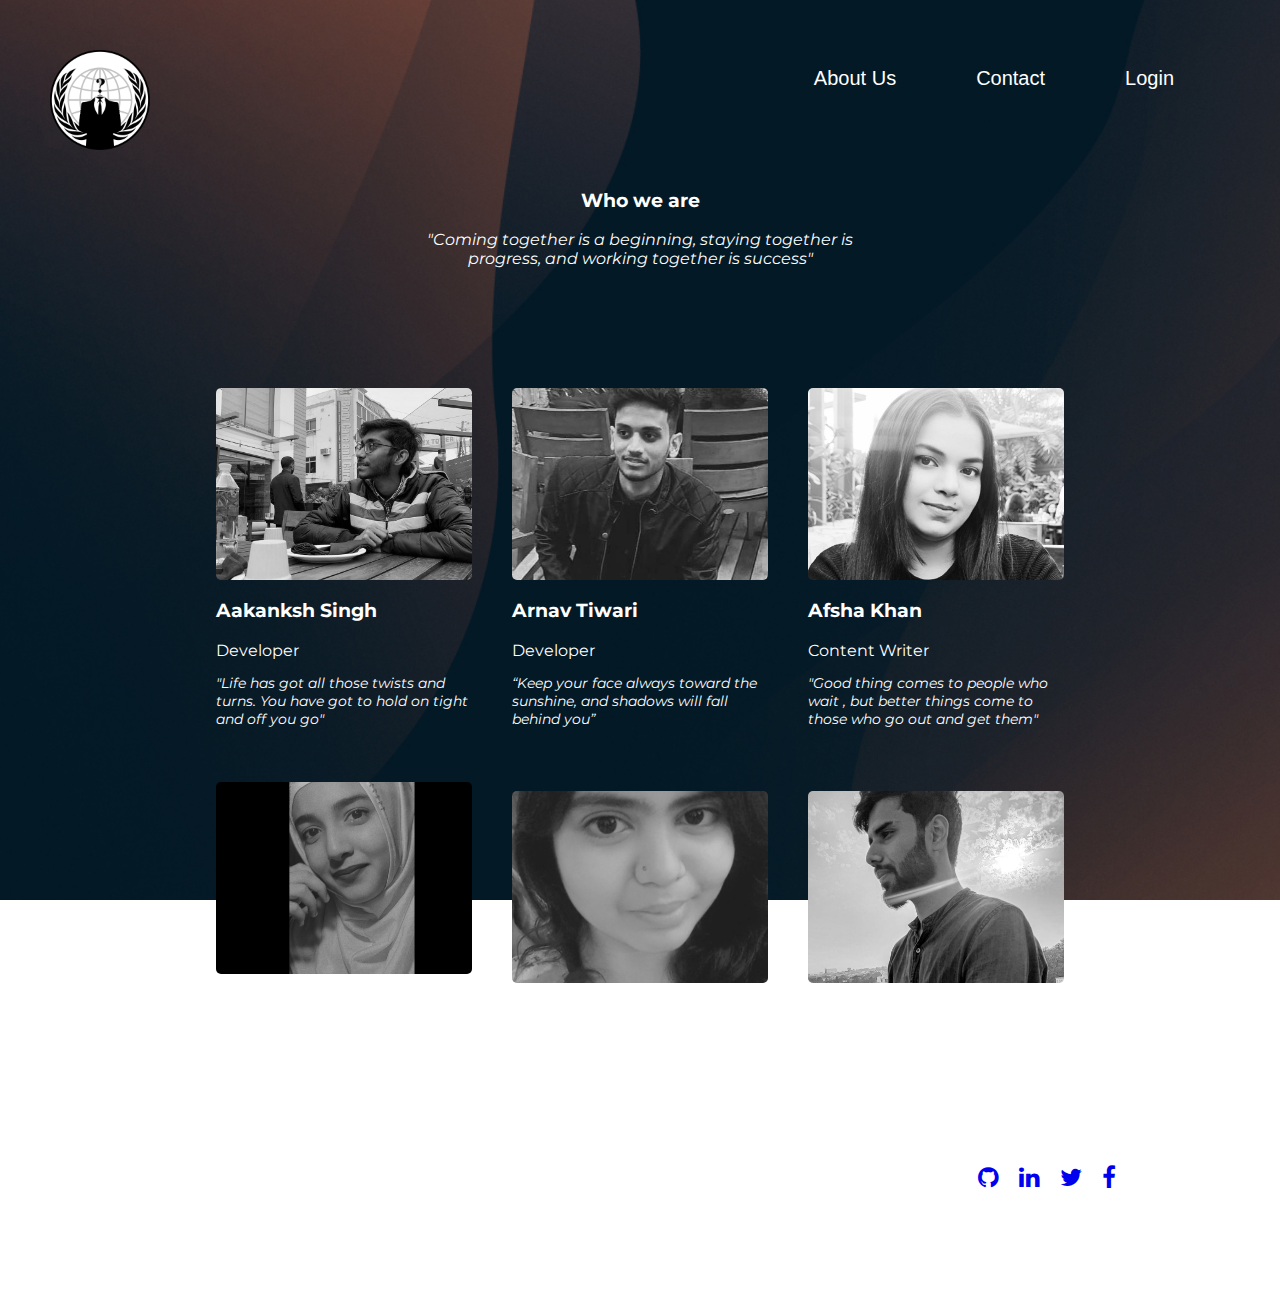
<file: Index.html>
<!DOCTYPE html>
<html>
<head>
	<title>about US UI</title>
	<link rel="stylesheet" type="text/css" href="style.css">
	<link href="https://fonts.googleapis.com/css?family=Dancing+Script|Indie+Flower|Montserrat|Quicksand&display=swap" rel="stylesheet">
	<link rel="stylesheet" href="https://cdnjs.cloudflare.com/ajax/libs/font-awesome/4.7.0/css/font-awesome.min.css">
</head>
<body>
			<div class="full-page">
				<div class="navbar">
					<div>
						<a href='website.html'></a>
					</div>
					<nav>
						<img src="image3.png" alt="logostudent" class="logo">
						<ul id='MenuItems'>
							<li><a href="./Index.html"><button>About Us</button></a></li>
							<li><a href='#'>Contact</a></li>
							<li><a href="./aboutt.html"><button>Login</button></a></li>
						</ul>
					</nav>
				</div>
		</div>
		</div>
		<div class="about-us">
			<div class="who-we-are">
				<h3>Who we are</h3>
				<span><i>"Coming together is a beginning, staying together is progress, and working together is success"</i></span>
			</div>
			<div class="cards">
				<div class="card">
					<div class="card-img card-img1"></div>
					<div class="card-body">
						<h3>Aakanksh Singh</h3>
						<span>Developer</span>
						<p><i>"Life has got all those twists and turns. You have got to hold on tight and off you go"</i></p>
					</div>
					</div>
			
			
			<div class="card">
					<div class="card-img card-img2"></div>
					<card class="card-body">
						<h3>Arnav Tiwari</h3>
						<span>Developer</span>
						<p><i>“Keep your face always toward the sunshine, and shadows will fall behind you”</i></p>
					</card>
				</div>
			
			<div class="card">
					<div class="card-img card-img3"></div>
					<card class="card-body">
						<h3>Afsha Khan</h3>
						<span>Content Writer</span>
						<p><i>"Good thing comes to people who wait , but better things come to those who go out and get them"</i></p>
					</card>
				</div>
			
			<div class="card">
					<div class="card-img card-img4"></div>
					<card class="card-body">
						<h3>Arhma Rehman</h3>
						<span>Content Writer</span>
						<p><i>"She was a lioness in a birdcage,She was powerful and free but she was not where she should be"</i></p>
					</card>
				</div>

			<div class="card">
					<div class="card-img card-img5"></div>
					<card class="card-body">
						<h3>Ananya Srivastava</h3>
						<span>Content Writer</span>
						<p><i>"To know the depths, we must be unafraid of the waves"</i></p>
					</card>
				</div>

			<div class="card">
					<div class="card-img card-img6"></div>
					<card class="card-body">
						<h3>Aman Katiyar</h3>
						<span>Content Writer</span>
						<p><i>"The thing I realize is, that it's not what you take, it's what you leave"</i></p>
					</card>
		
			
		</div>

	<div class="social-media">
				<a href="https://github.com/"><i class="fa fa-github" style="font-size:24px"></i></a>
			<a href="https://www.linkedin.com/"><i class="fa fa-linkedin" style="font-size:24px"></i></a>
		<a href="https://twitter.com/i/flow/login?input_flow_data=%7B%22requested_variant%22%3A%22eyJsYW5nIjoiZW4ifQ%3D%3D%22%7D"><i class="fa fa-twitter" style="font-size:24px"></i></a>
		<a href="https://www.facebook.com/"><i class="fa fa-facebook" style="font-size:24px"></i></a>
			</div>
	</div>
	


</body>
</html>
</file>
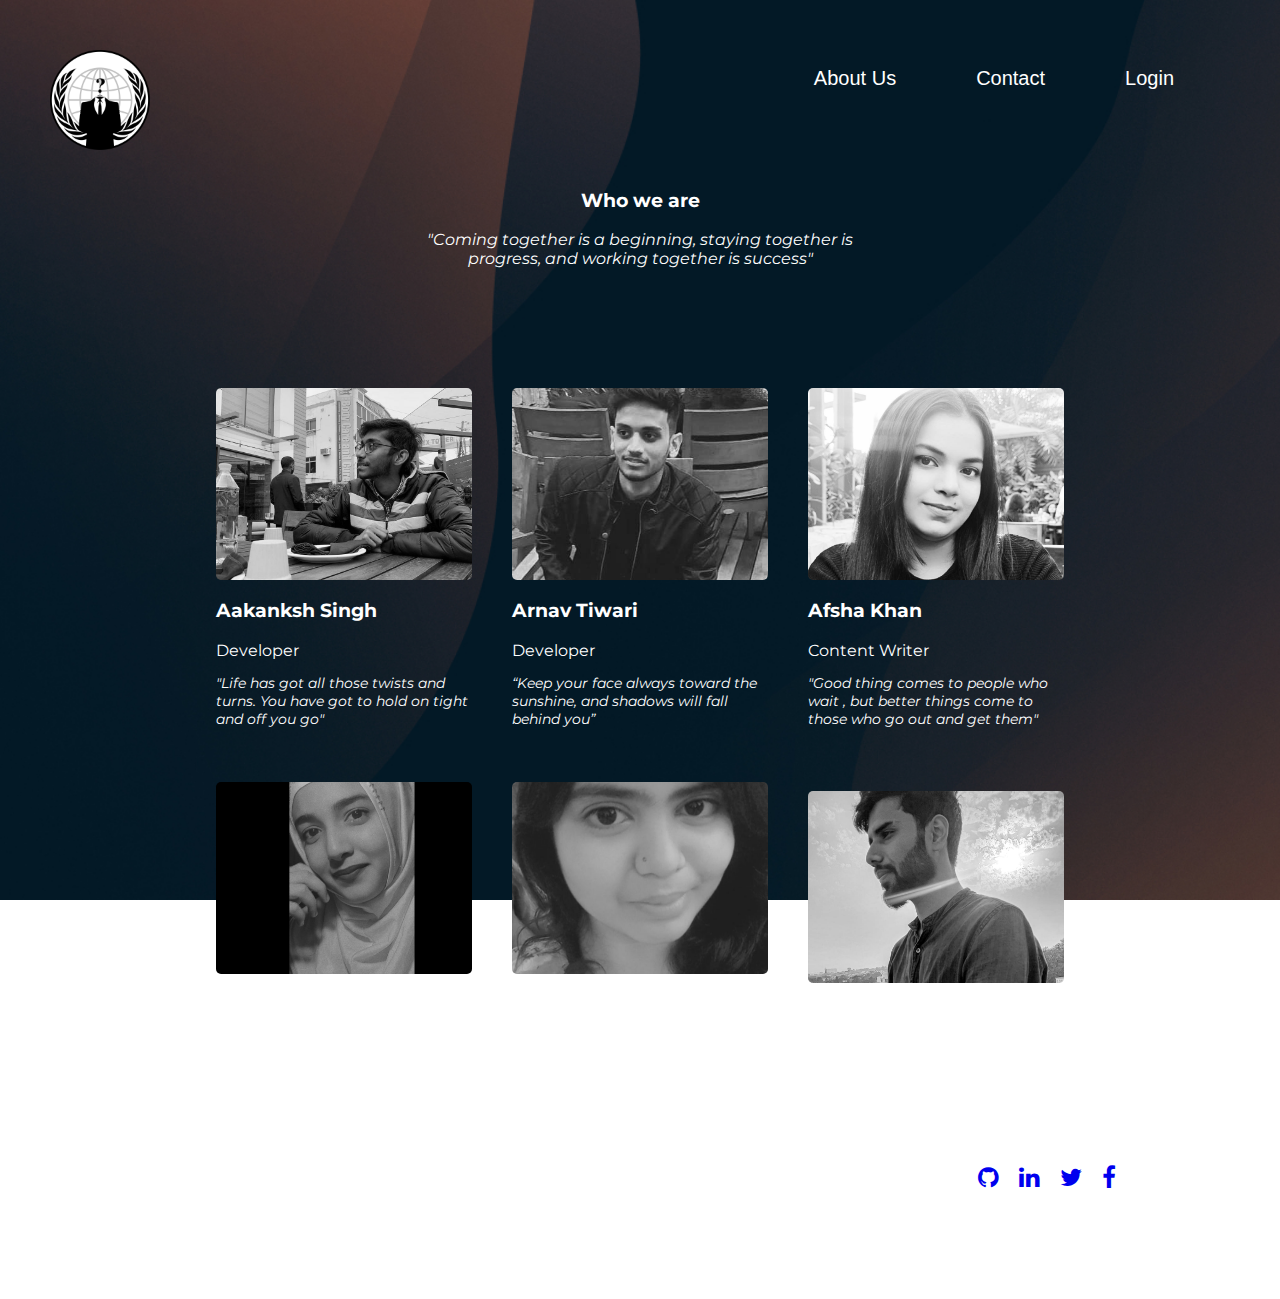
<file: index.html>
<!DOCTYPE html>
<html>
<head>
	<title>About US</title>
	<link rel="stylesheet" type="text/css" href="style.css">
	<link href="https://fonts.googleapis.com/css?family=Dancing+Script|Indie+Flower|Montserrat|Quicksand&display=swap" rel="stylesheet">
	<link rel="stylesheet" href="https://cdnjs.cloudflare.com/ajax/libs/font-awesome/4.7.0/css/font-awesome.min.css">
</head>
<body>
			<div class="full-page">
				<div class="navbar">
					<div>
						<a href='website.html'></a>
					</div>
					<nav>
						<img src="image3.png" alt="logostudent" class="logo">
						<ul id='MenuItems'>
							<li><a href="./index.html"><button>About Us</button></a></li>
							<li><a href='#'>Contact</a></li>
							<li><a href="./aboutt.html"><button>Login</button></a></li>
						</ul>
					</nav>
				</div>
		</div>
		</div>
		<div class="about-us">
			<div class="who-we-are">
				<h3>Who we are</h3>
				<span><i>"Coming together is a beginning, staying together is progress, and working together is success"</i></span>
			</div>
			<div class="cards">
				<div class="card">
					<div class="card-img card-img1"></div>
					<div class="card-body">
						<h3>Aakanksh Singh</h3>
						<span>Developer</span>
						<p><i>"Life has got all those twists and turns. You have got to hold on tight and off you go"</i></p>
					</div>
					</div>
			
			
			<div class="card">
					<div class="card-img card-img2"></div>
					<card class="card-body">
						<h3>Arnav Tiwari</h3>
						<span>Developer</span>
						<p><i>“Keep your face always toward the sunshine, and shadows will fall behind you”</i></p>
					</card>
				</div>
			
			<div class="card">
					<div class="card-img card-img3"></div>
					<card class="card-body">
						<h3>Afsha Khan</h3>
						<span>Content Writer</span>
						<p><i>"Good thing comes to people who wait , but better things come to those who go out and get them"</i></p>
					</card>
				</div>
			
			<div class="card">
					<div class="card-img card-img4"></div>
					<card class="card-body">
						<h3>Arhma Rehman</h3>
						<span>Content Writer</span>
						<p><i>"She was a lioness in a birdcage,She was powerful and free but she was not where she should be"</i></p>
					</card>
				</div>

			<div class="card">
					<div class="card-img card-img5"></div>
					<card class="card-body">
						<h3>Ananya Srivastava</h3>
						<span>Content Writer</span>
						<p><i>"Like wildflowers,allow yourself to grow in all the places people thought you never would"</i></p>
					</card>
				</div>

			<div class="card">
					<div class="card-img card-img6"></div>
					<card class="card-body">
						<h3>Aman Katiyar</h3>
						<span>Content Writer</span>
						<p><i>"The thing I realize is, that it's not what you take, it's what you leave"</i></p>
					</card>
		
			
		</div>

	<div class="social-media">
				<a href="https://github.com/"><i class="fa fa-github" style="font-size:24px"></i></a>
			<a href="https://www.linkedin.com/"><i class="fa fa-linkedin" style="font-size:24px"></i></a>
		<a href="https://twitter.com/i/flow/login?input_flow_data=%7B%22requested_variant%22%3A%22eyJsYW5nIjoiZW4ifQ%3D%3D%22%7D"><i class="fa fa-twitter" style="font-size:24px"></i></a>
		<a href="https://www.facebook.com/"><i class="fa fa-facebook" style="font-size:24px"></i></a>
			</div>
	</div>
	


</body>
</html>
</file>
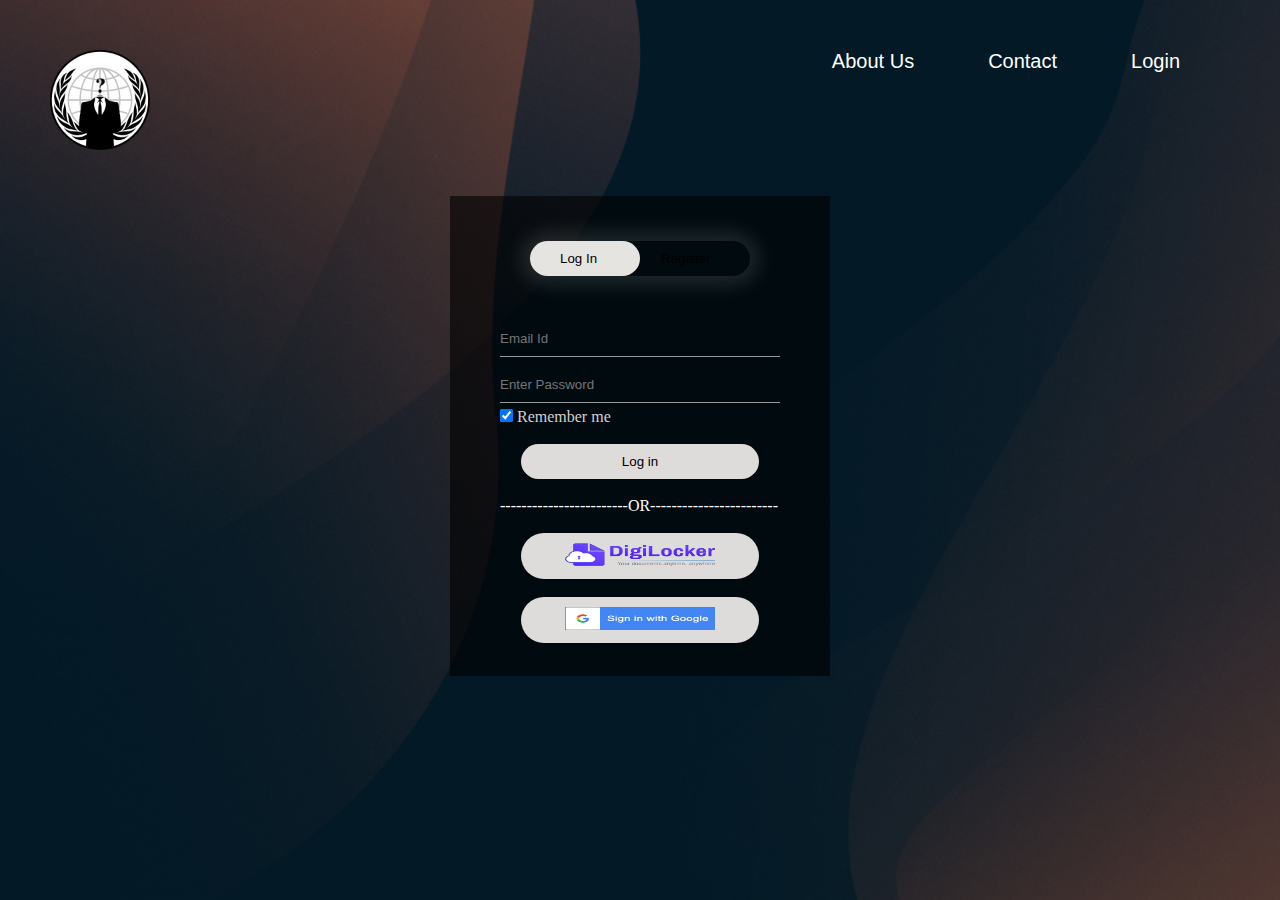
<file: aboutt.html>
<!DOCTYPE html>
<html lang="en">
 <head>  
    <title>LOGIN</title>
    <link rel="stylesheet" type="text/css" href="about.css">
    <link href="https://fonts.googleapis.com/css?family=Dancing+Script|Indie+Flower|Montserrat|Quicksand&display=swap" rel="stylesheet">
	<link rel="stylesheet" href="https://cdnjs.cloudflare.com/ajax/libs/font-awesome/4.7.0/css/font-awesome.min.css">
 </head>
    <body>
        
    <div class="full-page">
        <div class="navbar">
            <div>
                <a href='website.html'></a>
            </div>
            <nav>
                <a href="./index.html"><img src="image3.png" alt="logostudent" class="logo"></a>
                <ul id='MenuItems'>
                    <li><a href="./index.html"><button>About Us</button></a></li>
                    <li><a href='#'>Contact</a></li>
                    <li><button class='loginbtn' onclick="document.getElementById('login-form').style.display='block'" style="width:auto;">Login</button></li>
                </ul>
            </nav>
        </div>
        
            <div class="form-box">
                <div class='button-box'>
                    <div id='btn'></div>
                    <button type='button'onclick='login()'class='toggle-btn'>Log In</button>
                    <button type='button'onclick='register()'class='toggle-btn'>Register</button>
                </div>
                <form id='login' class='input-group-login'>
                 <input type='text'class='input-field'placeholder='Email Id' required >
		         <input type='password'class='input-field'placeholder='Enter Password' required>
                 <input name="rem" type="checkbox" checked="">
                 <label class="modal-form-label" for="remember" style="color: rgb(214, 205, 205);">Remember me</label> <br><br>
		         <button type='submit'class='submit-btn' onclick="window.location.href= 'https://deft-klepon-fbee7c.netlify.app/';">Log in</button> <br>
                 <a style="color: white;" >------------------------OR------------------------</a> <br> <br>
                 <button type='submit'class='submit-btn' onclick="window.location.href='https://accounts.digilocker.gov.in/signin/smart_v2/5da2e9534d703e83b8b3da6ee5bdc90d--en';"> <img src="image1.png" height ="23px" width="150" alt="digilocker"> </button> <br>
                 <button type='submit'class='submit-btn' onclick="window.location.href='https://accounts.google.com/ServiceLogin/identifier?service=mail&passive=1209600&osid=1&continue=https%3A%2F%2Fmail.google.com%2Fmail%2Fu%2F0%2F%3Ftab%3Drm%26ogbl&followup=https%3A%2F%2Fmail.google.com%2Fmail%2Fu%2F0%2F%3Ftab%3Drm%26ogbl&emr=1&flowName=GlifWebSignIn&flowEntry=ServiceLogin';"><img src="image4.png" height ="23px" width="150" alt="google sign in"></button>
                </form>
		     <form id='register' class='input-group-register'>
		     <input type='text'class='input-field'placeholder='First Name' required>
		     <input type='text'class='input-field'placeholder='Last Name ' required>
		     <input type='email'class='input-field'placeholder='Email Id' required>
		     <input type='password'class='input-field'placeholder='Enter Password' required>
		     <input type='password'class='input-field'placeholder='Confirm Password'  required>
		     <input type='checkbox'class='check-box'><span>I agree to the terms and conditions</span>
             <button type='submit'class='submit-btn'  onclick="window.location.href= 'https://deft-klepon-fbee7c.netlify.app/';" >Register</button>
	         </form>
            </div>
       
    </div>
    <script>
        var x=document.getElementById('login');
		var y=document.getElementById('register');
		var z=document.getElementById('btn');
		function register()
		{
			x.style.left='-400px';
			y.style.left='50px';
			z.style.left='110px';
		}
		function login()
		{
			x.style.left='50px';
			y.style.left='450px';
			z.style.left='0px';
		}
	</script>
	<script>
        var modal = document.getElementById('login-form');
        window.onclick = function(event)
        {
            if (event.target == modal) 
            {
                modal.style.display = "none";
            }
        }
    </script>
</body>
</html>
</file>
<file: style.css>
body{
	margin:0;
	padding: 0;
	font-family: 'Montserrat', sans-serif;
}
body
{
   background-image: url(bg3.jpg);
   background-size: cover;
   background-position: center;
   background-attachment: fixed; 
   color: white;
}
.logo
{
    height: 100px;
    width: auto;
    float: left;
}
.navbar
{
    display: flex;
    align-items: center;
    padding: 20px;
    padding-left: 50px;
    padding-right: 30px;
    padding-top: 50px;
}
nav
{
    flex: 1;
    text-align: right;
}
nav ul 
{
    display: inline-block;
    list-style: none;
}
nav ul li
{
    display: inline-block;
    margin-right: 70px;
}
nav ul li a
{
    text-decoration: none;
    font-size: 20px;
    color: white;
    font-family: sans-serif;
}
nav ul li button
{
    font-size: 20px;
    color: white;
    outline: none;
    border: none;
    background: transparent;
    cursor: pointer;
    font-family: sans-serif;
}
.about-us{
	display: flex;
	justify-content: center;
	align-items: center;
	width: 100%;
	flex-direction: column;
}
.who-we-are{
	display: flex;
	justify-content: center;
	align-items: center;
	flex-direction: column;
}
.who-we-are span{
	width: 60%;
	align-items: center;
text-align: center;
}
.cards{
	display: flex;
	justify-content: center;
	align-items: center;
	margin:100px;
	flex-wrap: wrap;
}
.card-img{
	border-radius: 5px;
}
.cards .card{
	width: 16rem;
	margin: 20px;
}
.card p{
	font-size: 14px;
}
.social-media{
	width: 90%;
	display: flex;
	justify-content: flex-end;
}
.social-media i{
	margin:10px;
}
.active{
	border-bottom: 1px solid #fff;
}
.card-img1{
	width: 100%;
	height: 12rem;
	background-image: url('01.jpeg');
	background-size: cover;
	background-position: center;
}
.card-img2{
	width: 100%;
	height: 12rem;
	background-image: url('02.jpeg');
	background-size: cover;
	background-position: center;
}
.card-img3{
	width: 100%;
	height: 12rem;
	background-image: url('03.jpeg');
	background-size: cover;
	background-position: center center;
}
.card-img4{
	width: 100%;
	height: 12rem;
	background-image: url('04.jpeg');
	background-size: cover;
	background-position: center center;
}
.card-img5{
	width: 100%;
	height: 12rem;
	background-image: url('05.jpeg');
	background-size: cover;
	background-position: center center;
}
.card-img6{
	width: 100%;
	height: 12rem;
	background-image: url('06.jpeg');
	background-size: cover;
	background-position: center center;
}
.logo{
	font-family: 'Dancing Script',cursive;
	font-size: 24px;
}
</file>
<file: about.css>
*
{
    margin:0;
    padding: 0;
    box-sizing: border-box;
}
body
{
   background-image: url(bg3.jpg);
   background-size: cover;
   background-position: center;
   background-attachment: fixed;   
}
.logo
{
    height: 100px;
    width: auto;
    float: left;
}
.navbar
{
    display: flex;
    align-items: center;
    padding: 20px;
    padding-left: 50px;
    padding-right: 30px;
    padding-top: 50px;
}
nav
{
    flex: 1;
    text-align: right;
}
nav ul 
{
    display: inline-block;
    list-style: none;
}
nav ul li
{
    display: inline-block;
    margin-right: 70px;
}
nav ul li a
{
    text-decoration: none;
    font-size: 20px;
    color: white;
    font-family: sans-serif;
}
nav ul li button
{
    font-size: 20px;
    color: white;
    outline: none;
    border: none;
    background: transparent;
    cursor: pointer;
    font-family: sans-serif;
}
nav ul li button:hover
{
    color: rgb(255, 255, 255);
}
nav ul li a:hover
{
    color: rgb(225, 228, 228);
}
.a
{
    text-decoration: none;
    color: rgb(243, 237, 239);
    font-size: 28px;
}
#login-form
{
    display: none;
}
.form-box
{
    width:380px;
	height:480px;
	position:relative;
	margin:2% auto;
	background:rgba(0,0,0,0.6);
	padding:10px;
    overflow: hidden;
}
.button-box
{
	width:220px;
	margin:35px auto;
	position:relative;
	box-shadow: 0 0 20px 9px #f5f3f21f;
	border-radius: 30px;
}
.toggle-btn
{
	padding:10px 30px;
	cursor:pointer;
	background:transparent;
	border:0;
	outline: none;
	position: relative;
}
#btn
{
	top: 0;
	left:0;
	position: absolute;
	width: 110px;
	height: 100%;
	background: #e6e4e1;
	border-radius: 30px;
	transition: .5s;
}
.input-group-login
{
	top: 120px;
	position:absolute;
	width:280px;
	transition:.5s;
}
.input-group-register
{
    top: 120px;
	position:absolute;
	width:280px;
	transition:.5s;
}
.input-field
{
	width: 100%;
	padding:10px 0;
	margin:5px 0;
	border-left:0;
	border-top:0;
	border-right:0;
	border-bottom: 1px solid #999;
	outline:none;
	background: transparent;
}
.submit-btn
{
	width: 85%;
	padding: 10px 30px;
	cursor: pointer;
	display: block;
	margin: auto;
	background: #dddcdb;
	border: 0;
	outline: none;
	border-radius: 30px;
}
.check-box
{
	margin: 30px 10px 34px 0;
}
span
{
	color:#777;
	font-size:12px;
	bottom:68px;
	position:absolute;
}
#login
{
	left:50px;
}
#login input
{
	color:white;
	font-size:15;
}
#register
{
	left:450px;
}
#register input
{
	color:white;
	font-size: 15;
}
.login
{
	color: white;
	margin: 20px 0; 
}
</file>
